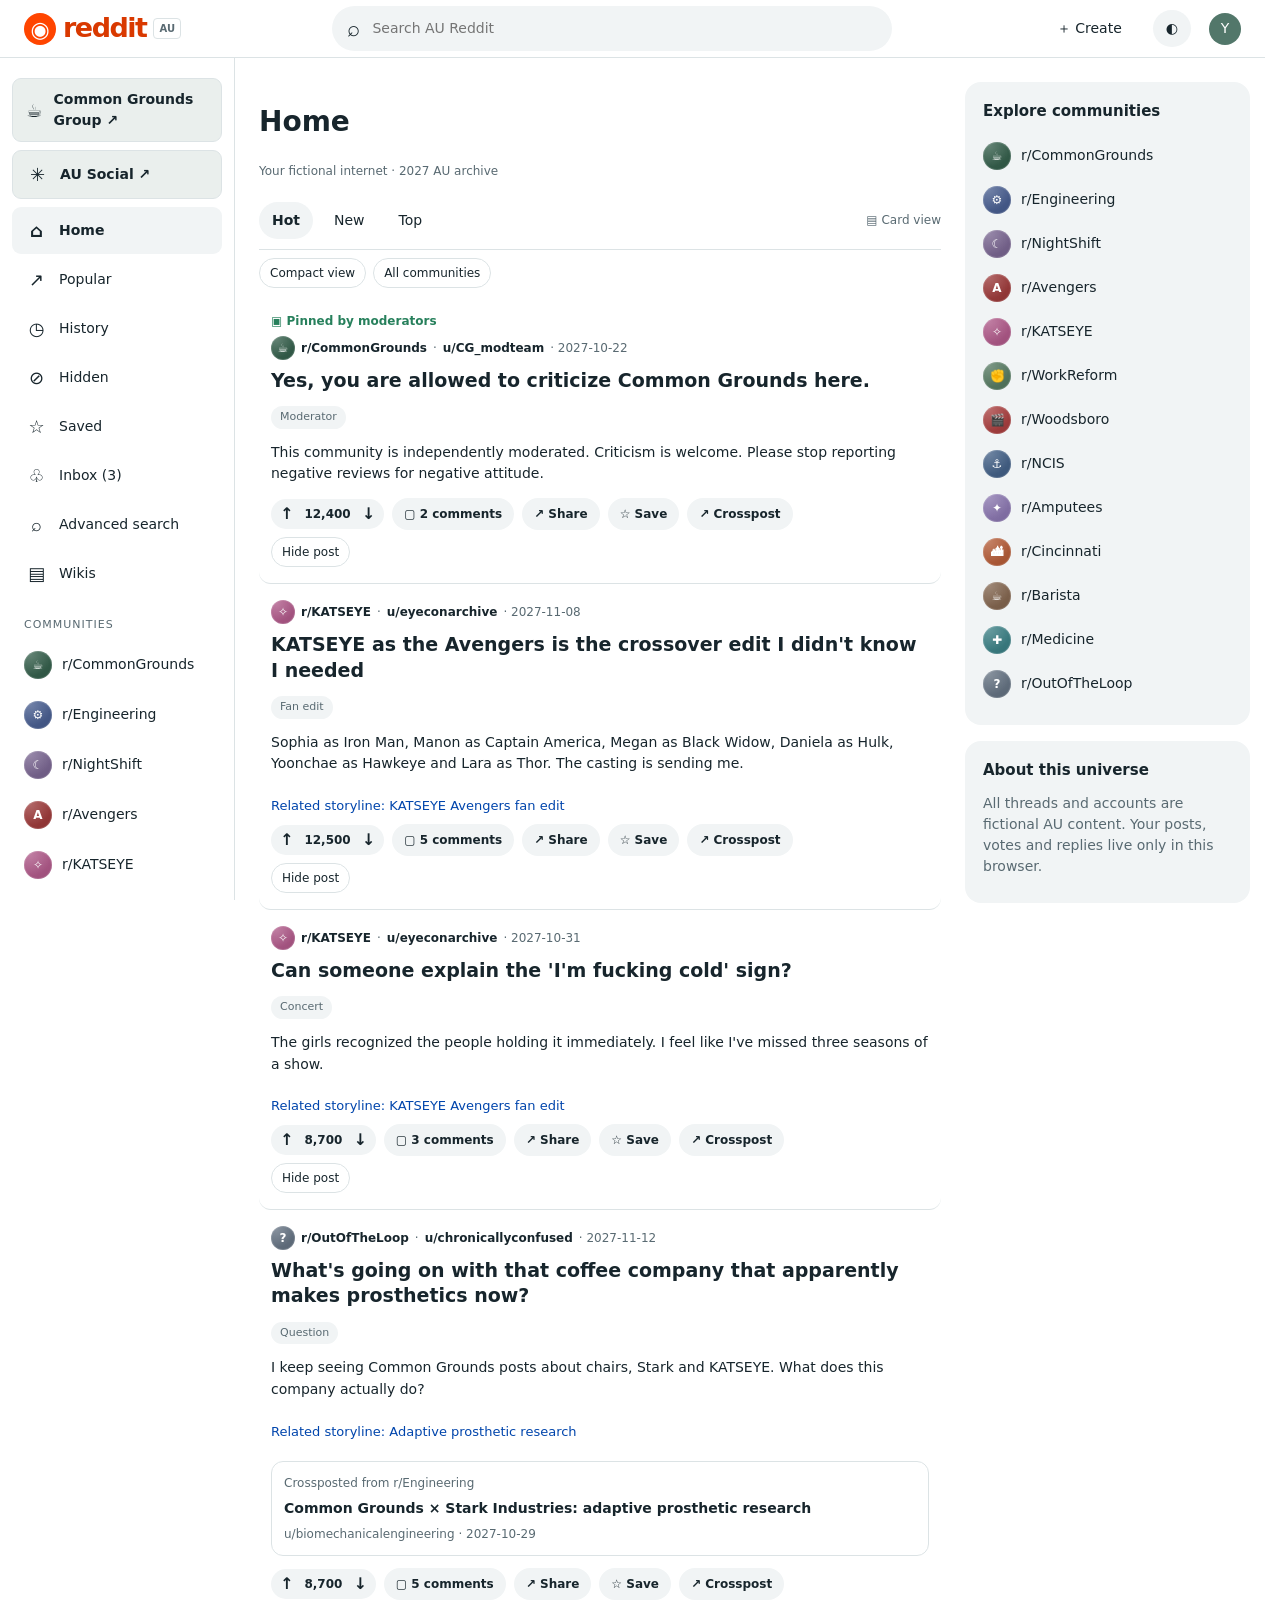
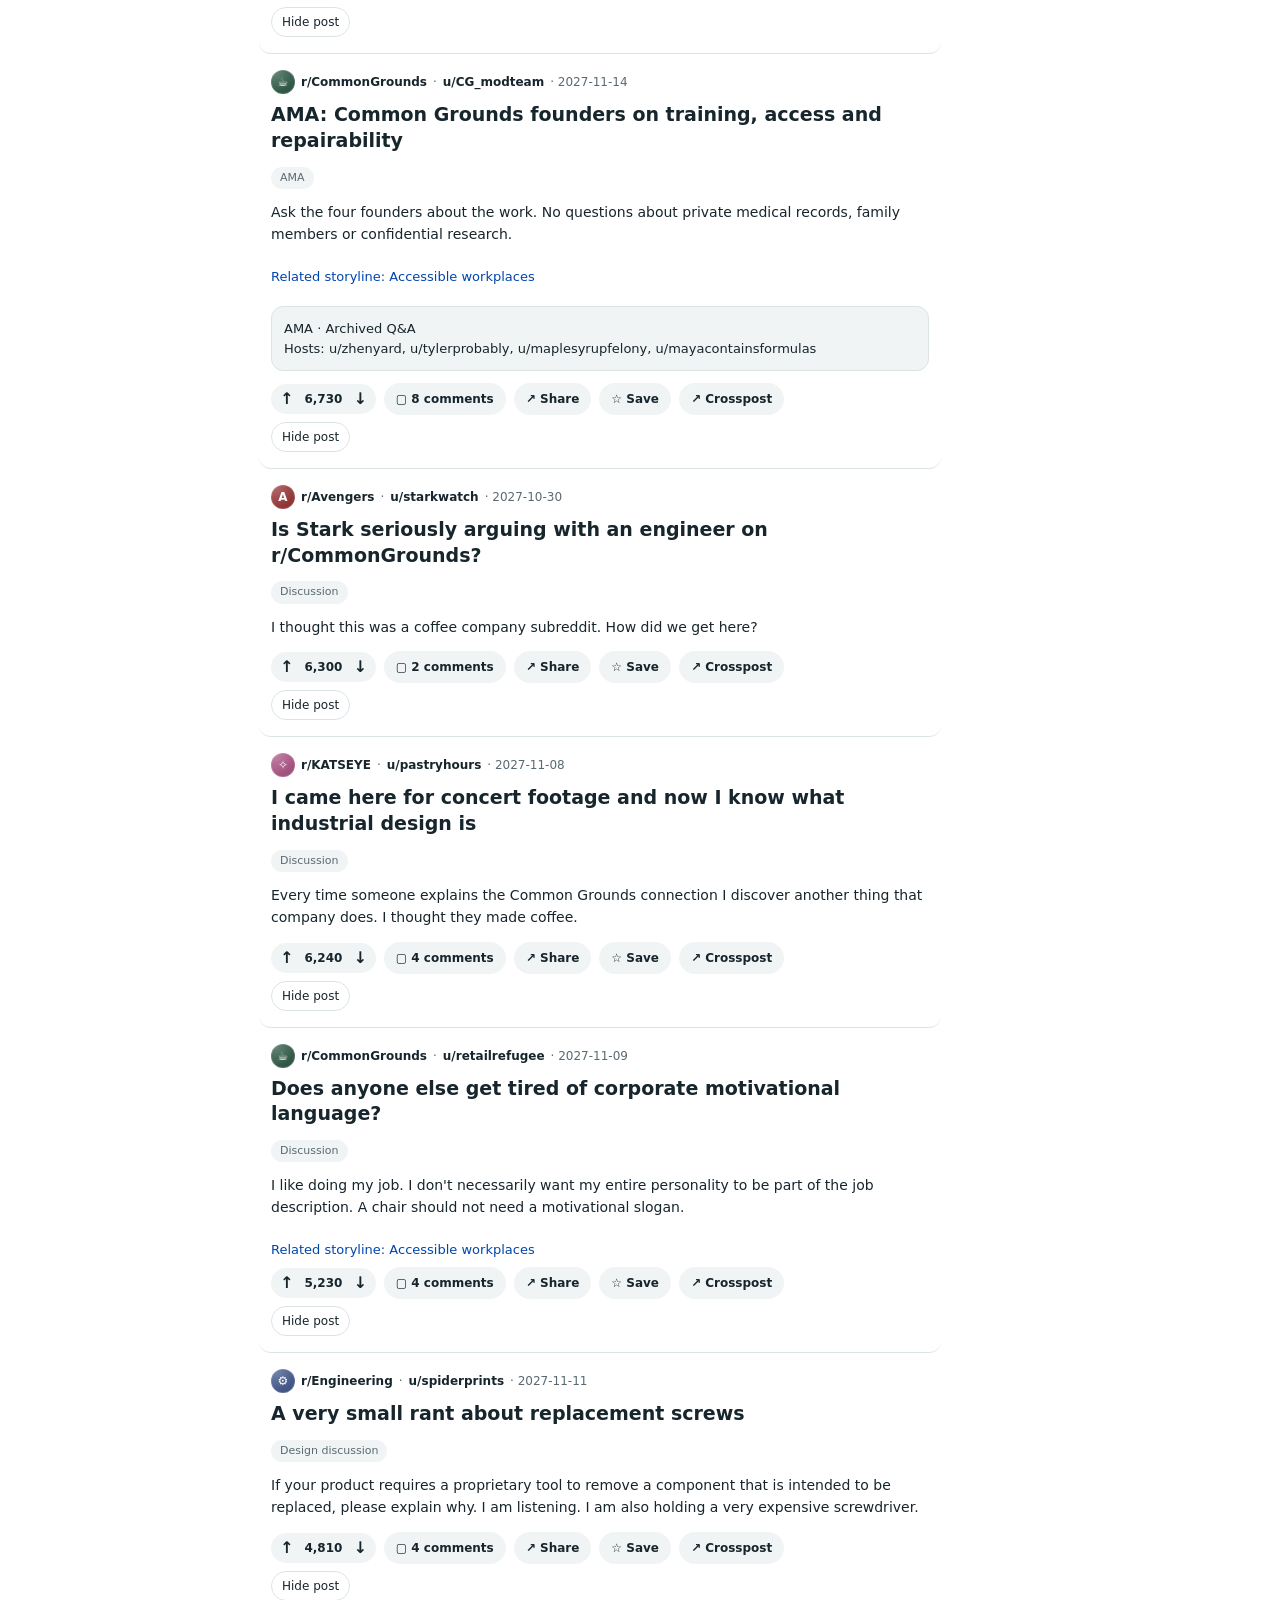
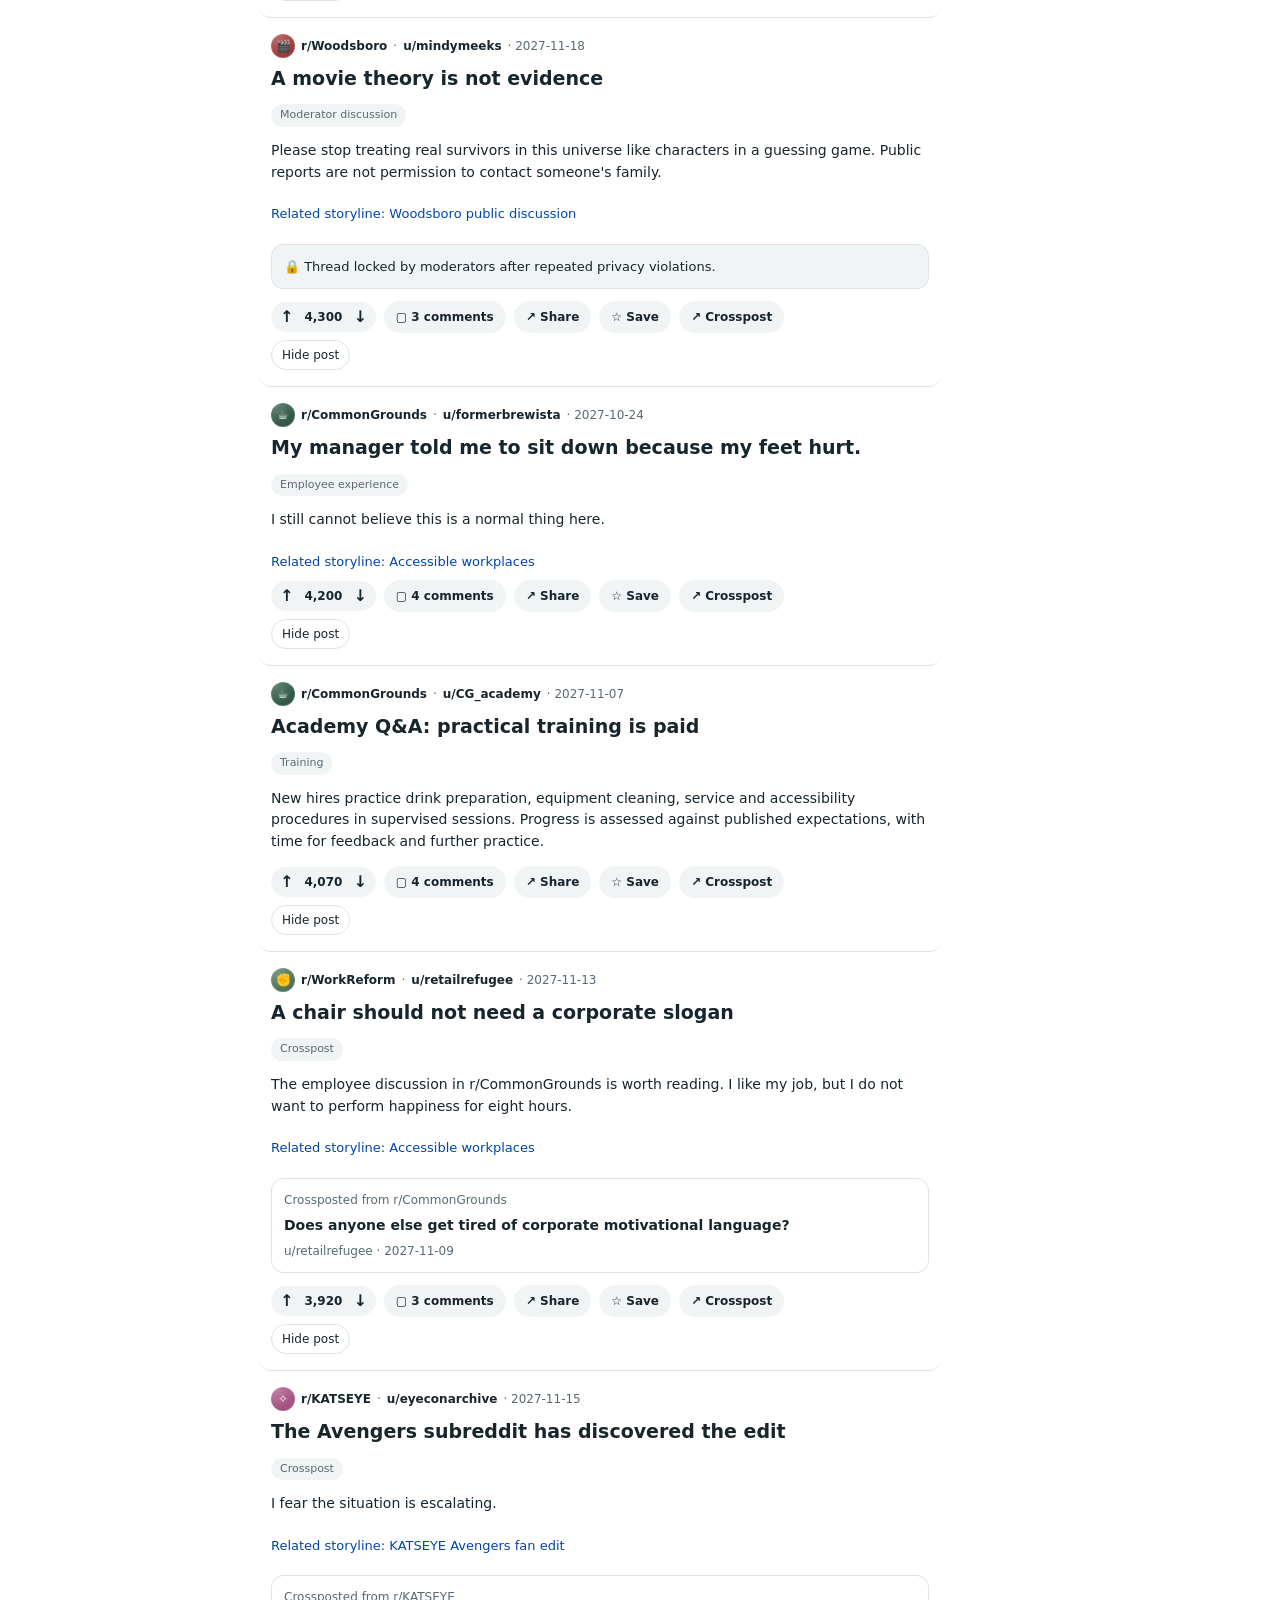
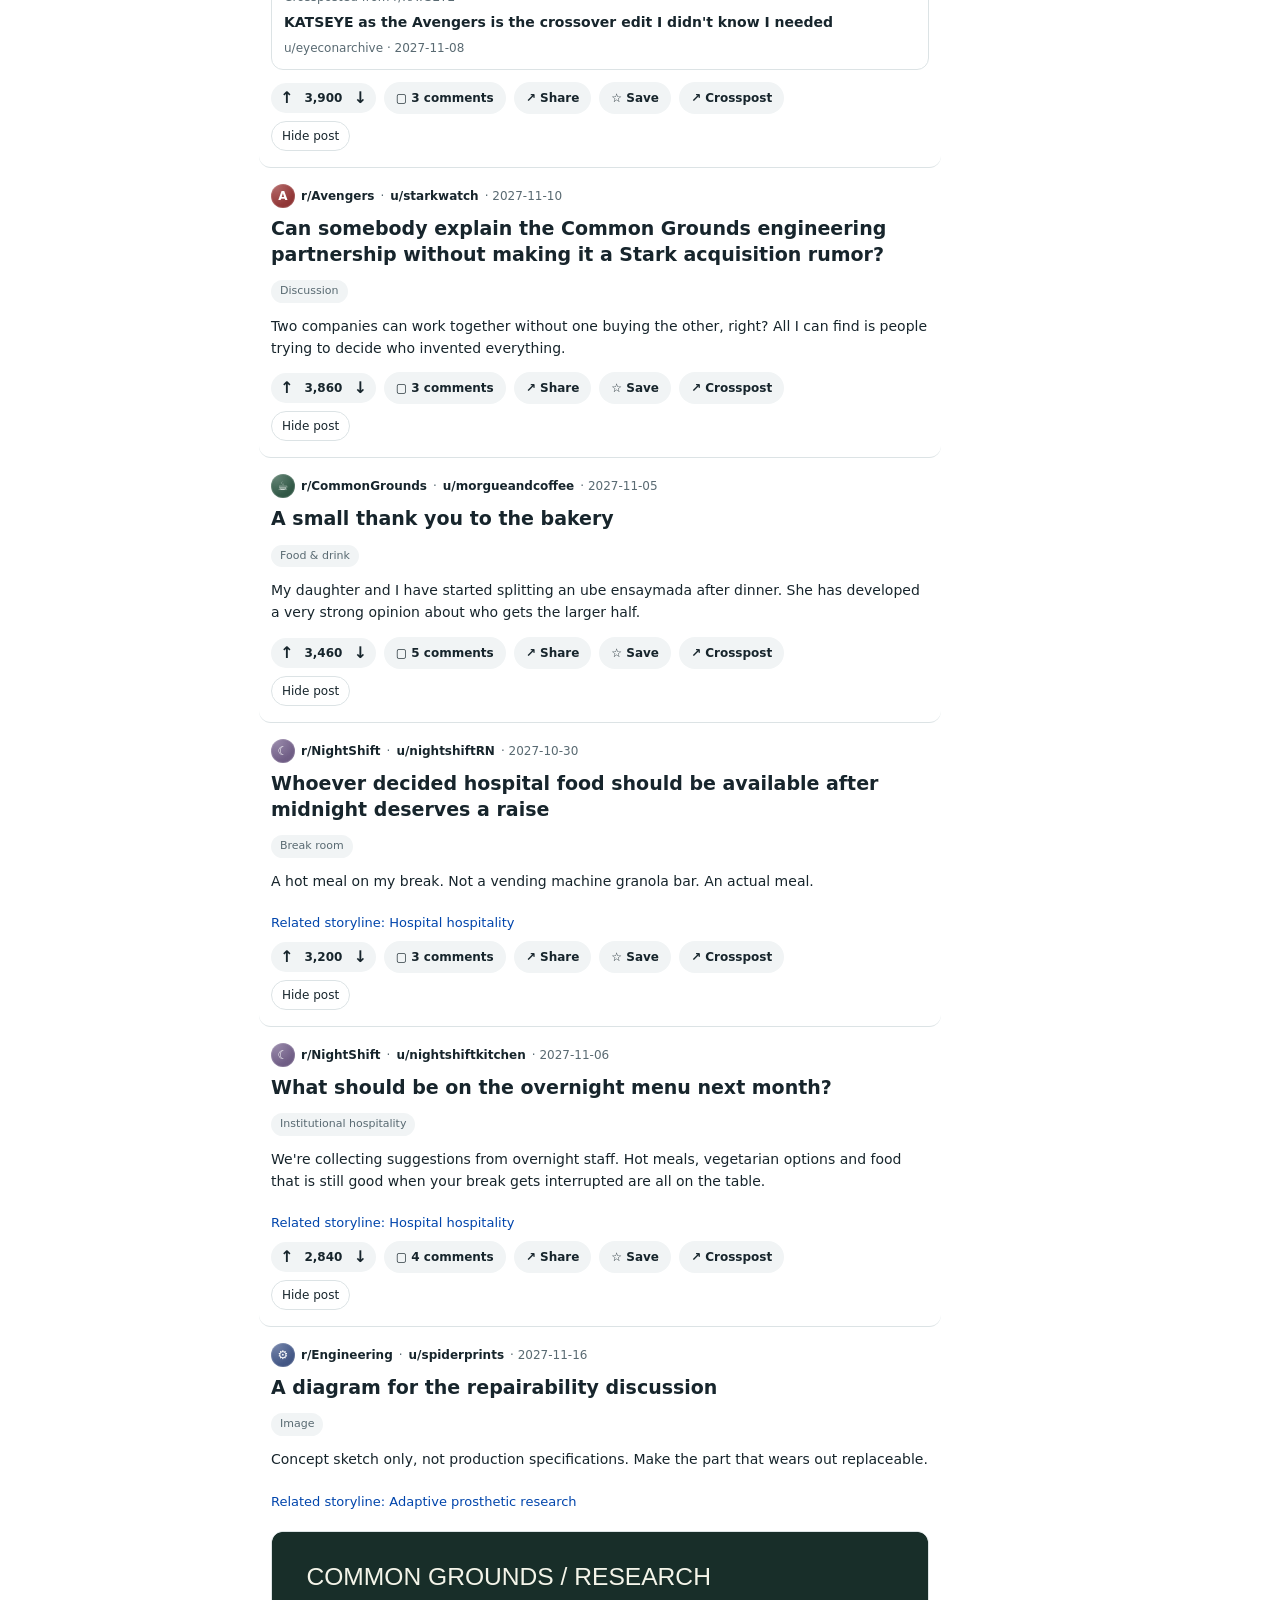
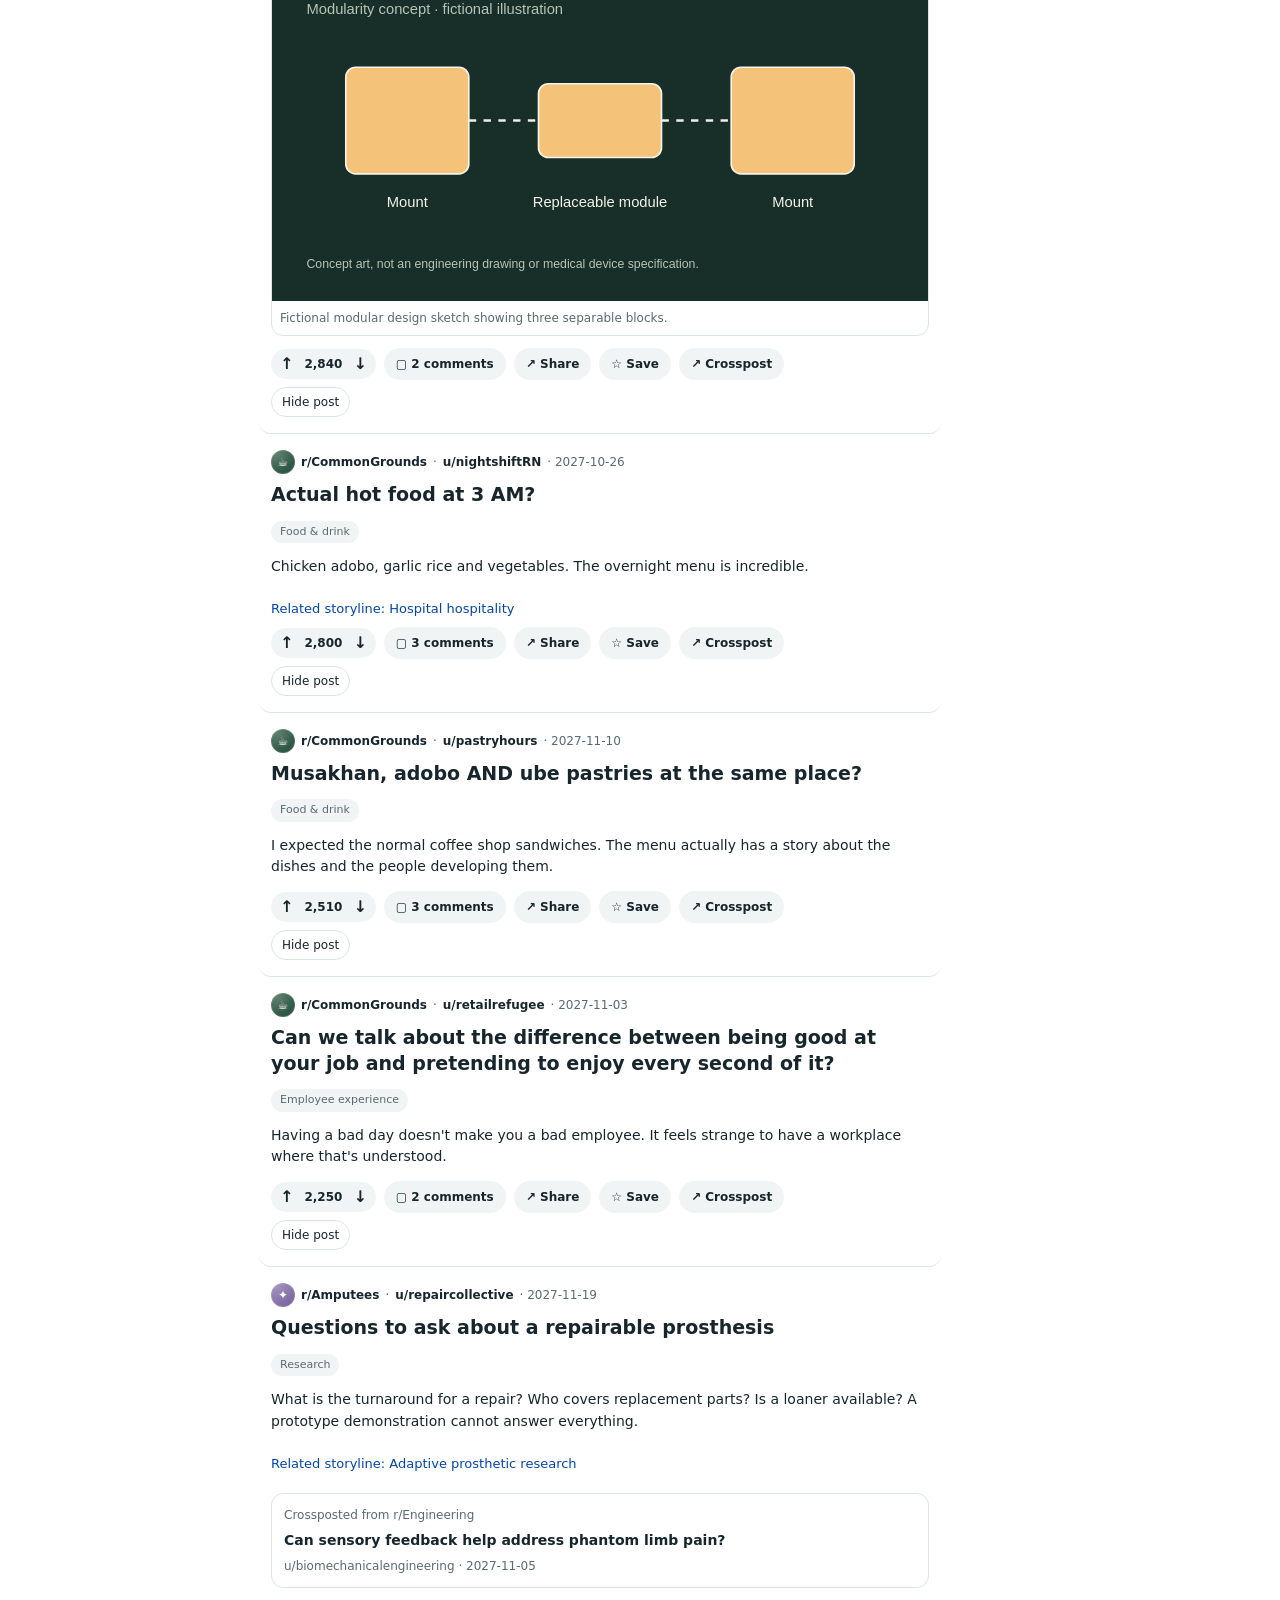
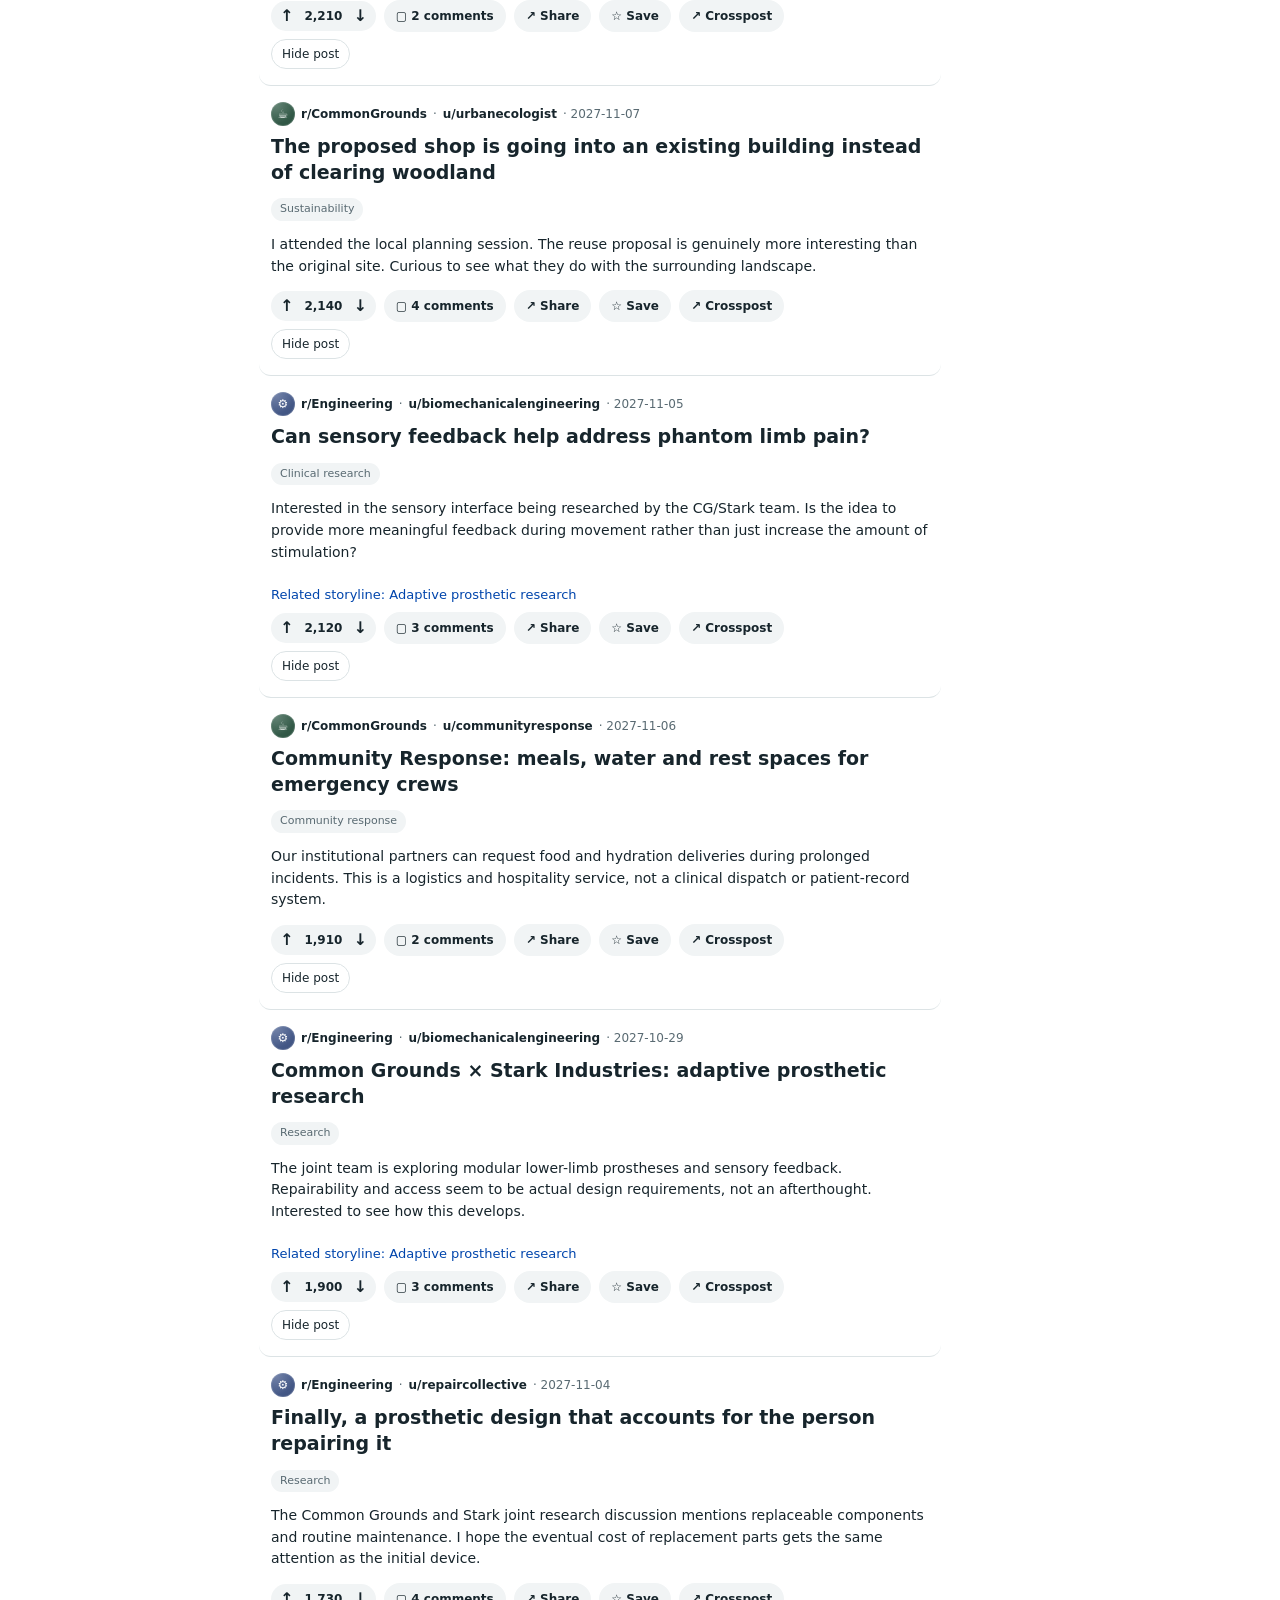
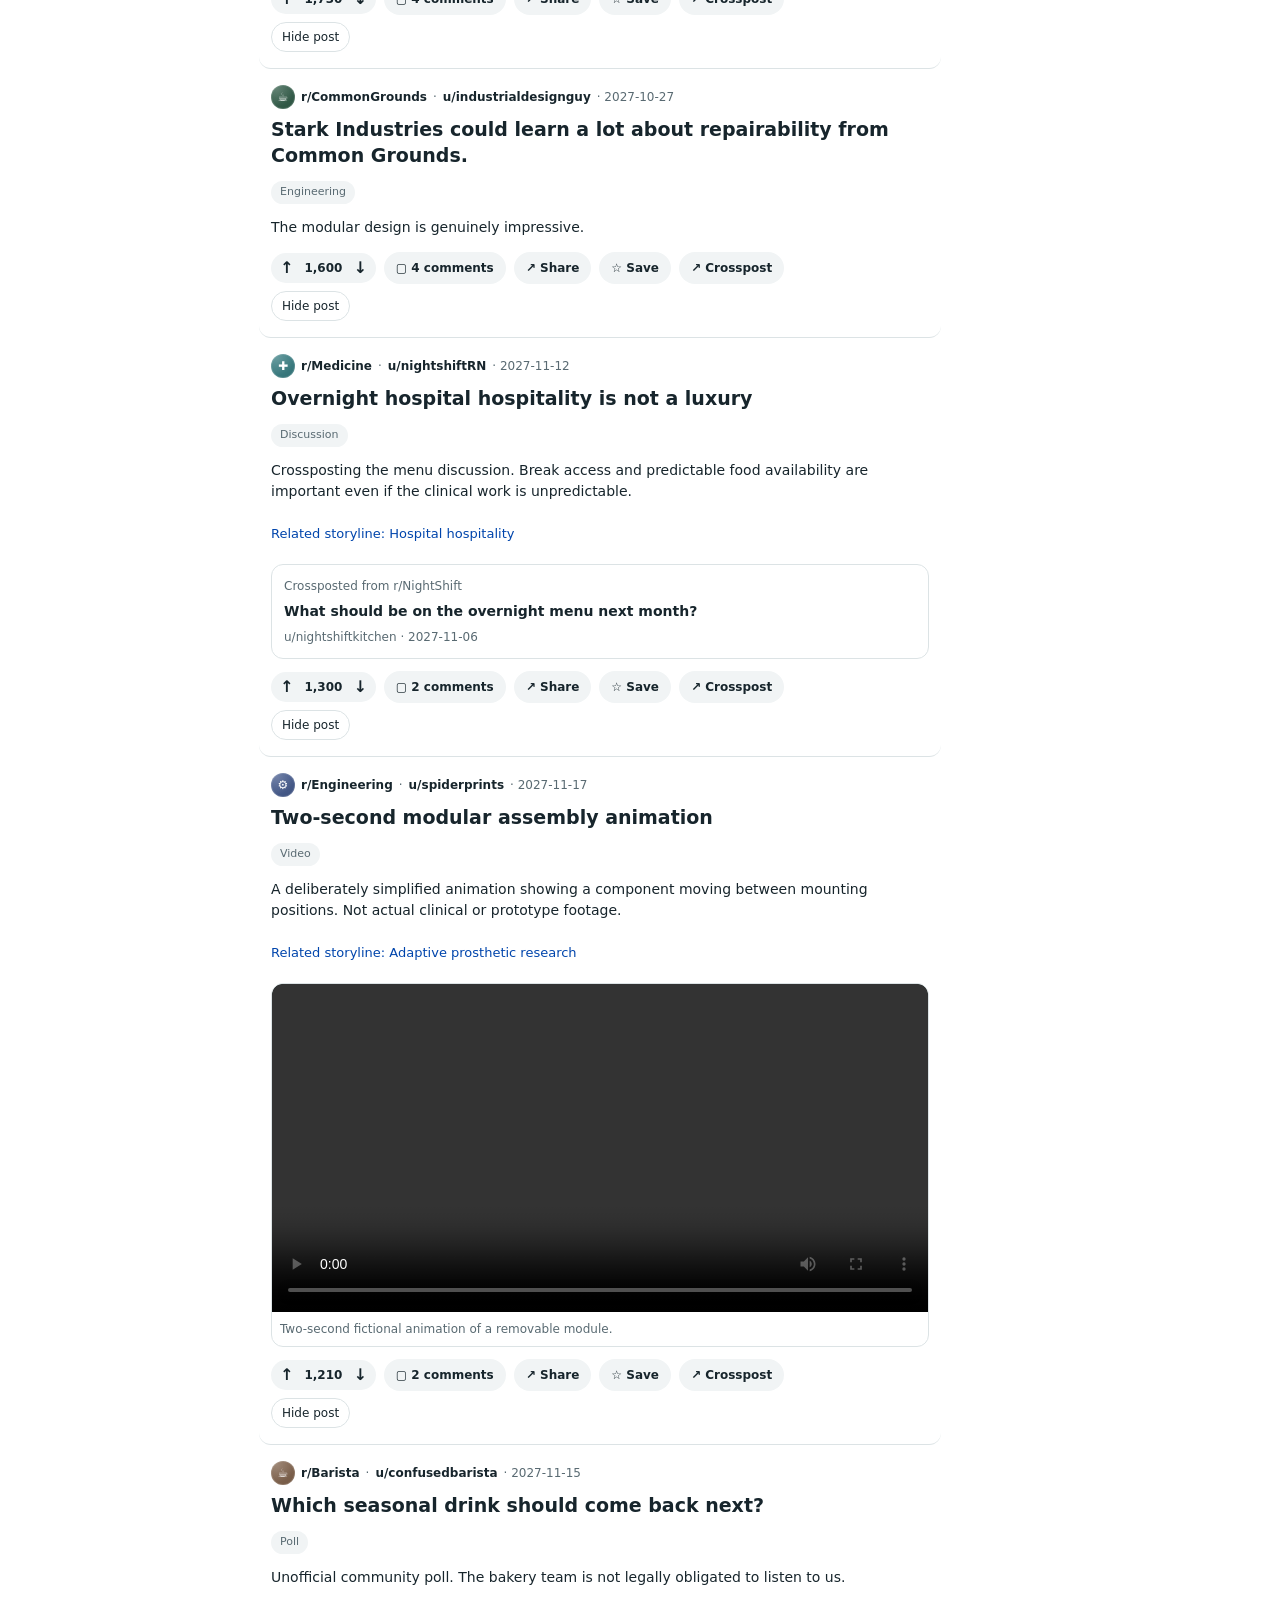
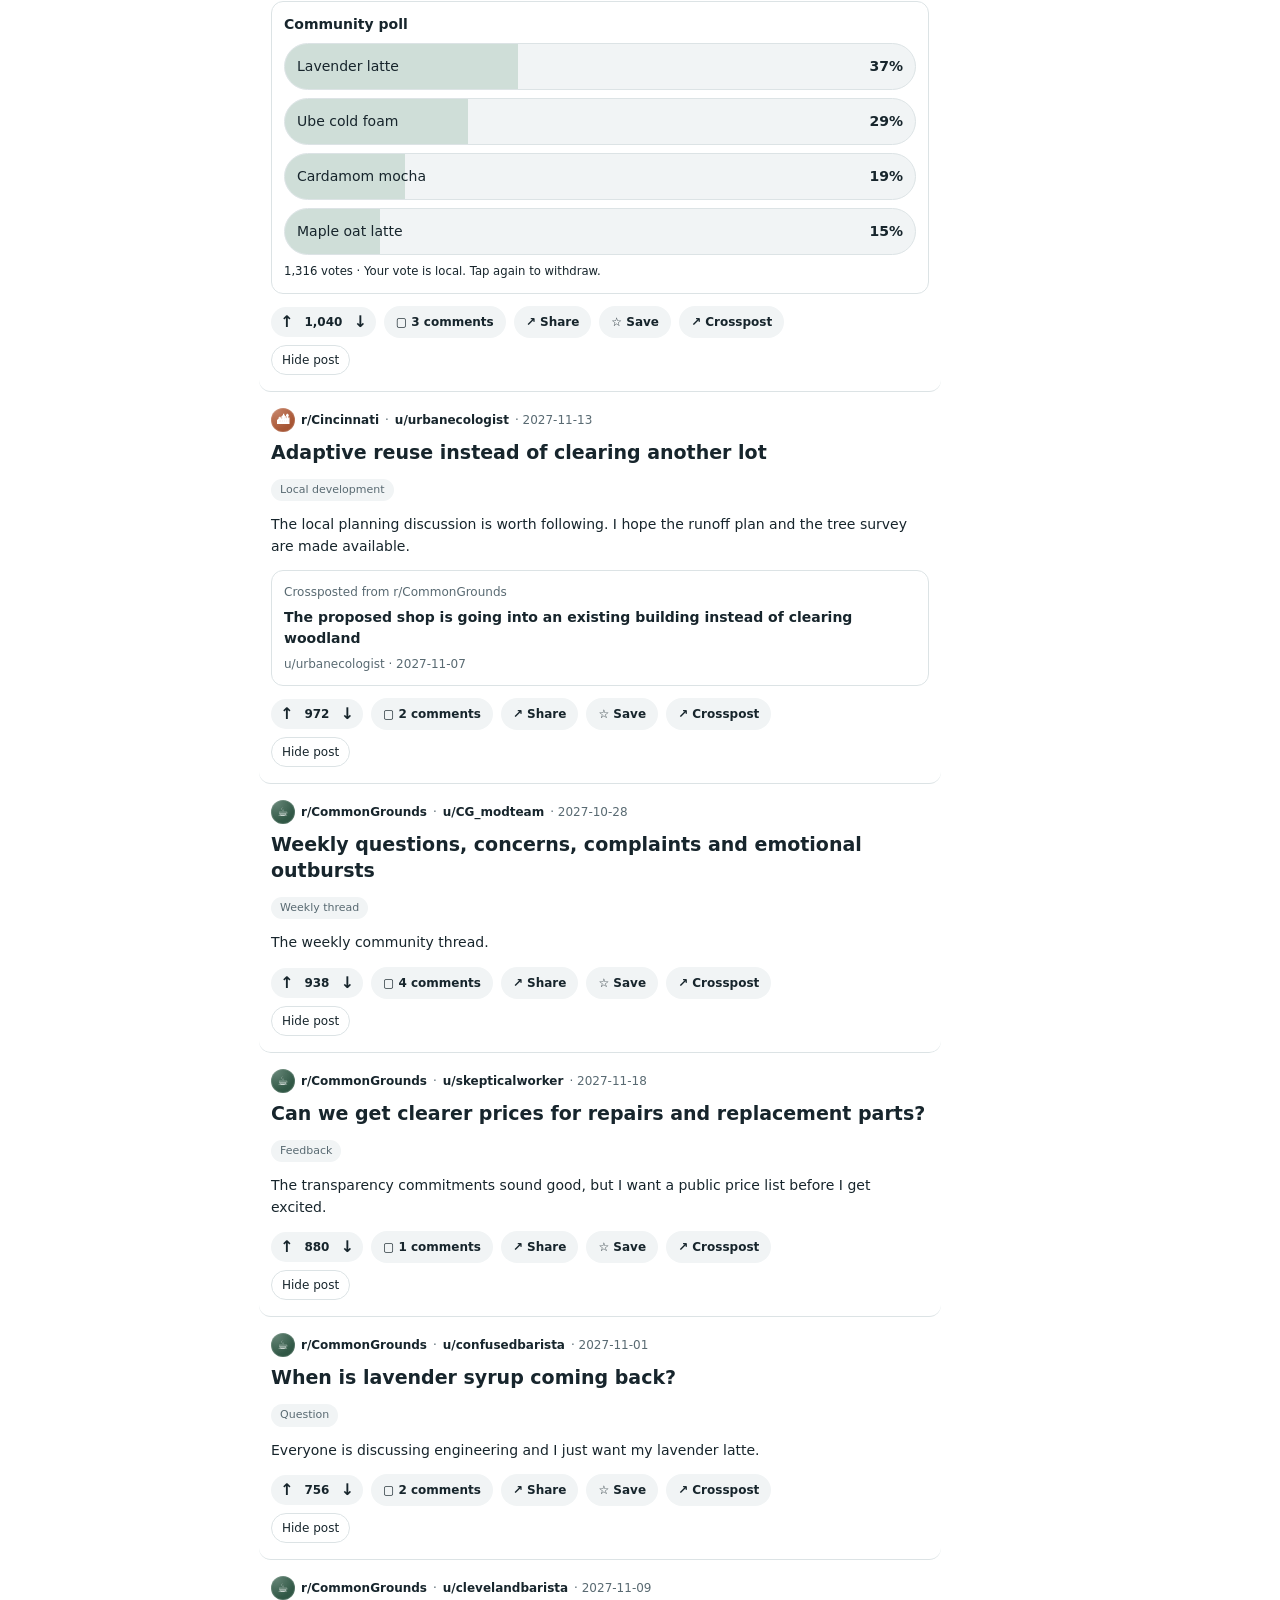
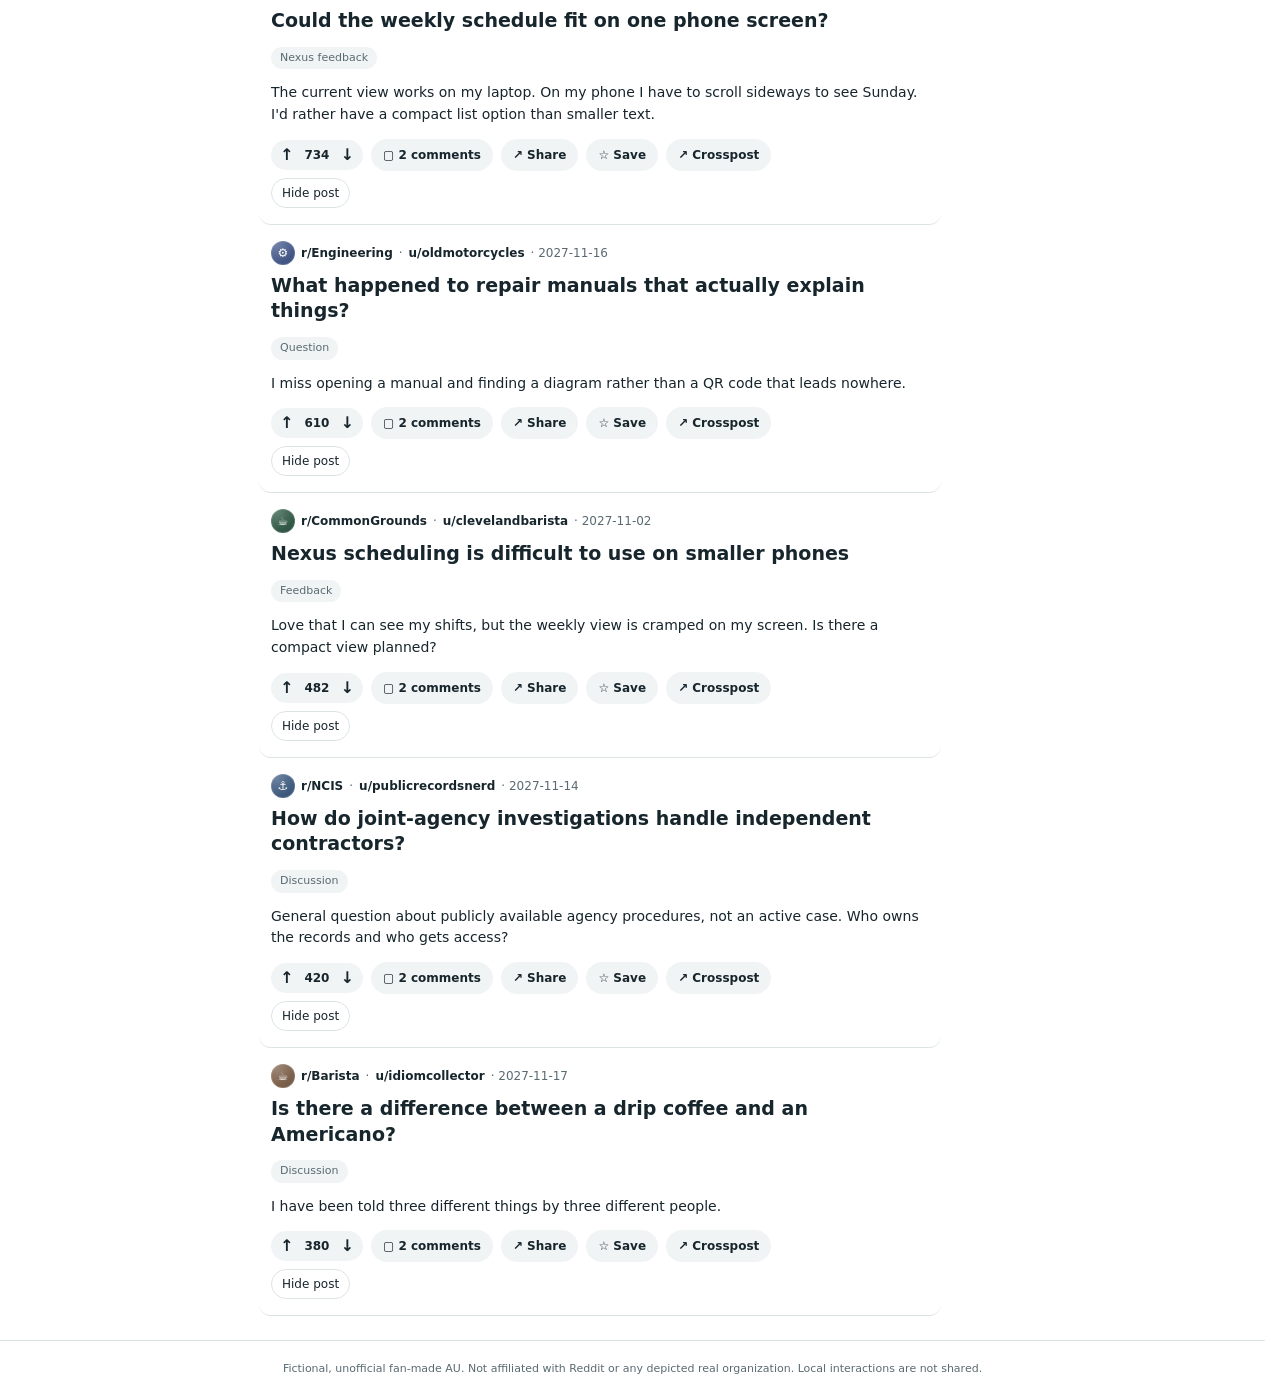
<file: index.html>
<!doctype html>
<html lang="en"><head><meta charset="utf-8"><meta name="viewport" content="width=device-width, initial-scale=1"><meta name="robots" content="noindex"><title>AU Reddit | Fictional internet</title><link rel="stylesheet" href="reddit.css"></head>
<body><header><a class="brand" href="#home"><span class="brandmark">◉</span> reddit<span class="au">AU</span></a><form id="searchform"><span>⌕</span><input id="search" aria-label="Search fictional Reddit" placeholder="Search AU Reddit" autocomplete="off"></form><button id="create" class="create">＋ <span>Create</span></button><button id="theme" aria-label="Toggle theme">◐</button><a class="me" href="#u/you" title="Your local profile">Y</a></header>
<div class="layout"><nav id="nav" aria-label="Navigation"></nav><main id="view" tabindex="-1"></main><aside id="side"></aside></div><footer>Fictional, unofficial fan-made AU. Not affiliated with Reddit or any depicted real organization. Local interactions are not shared.</footer><div id="toast" role="status" aria-live="polite"></div><script src="data.js"></script><script src="features-data.js"></script><script src="reddit.js"></script></body></html>
</file>
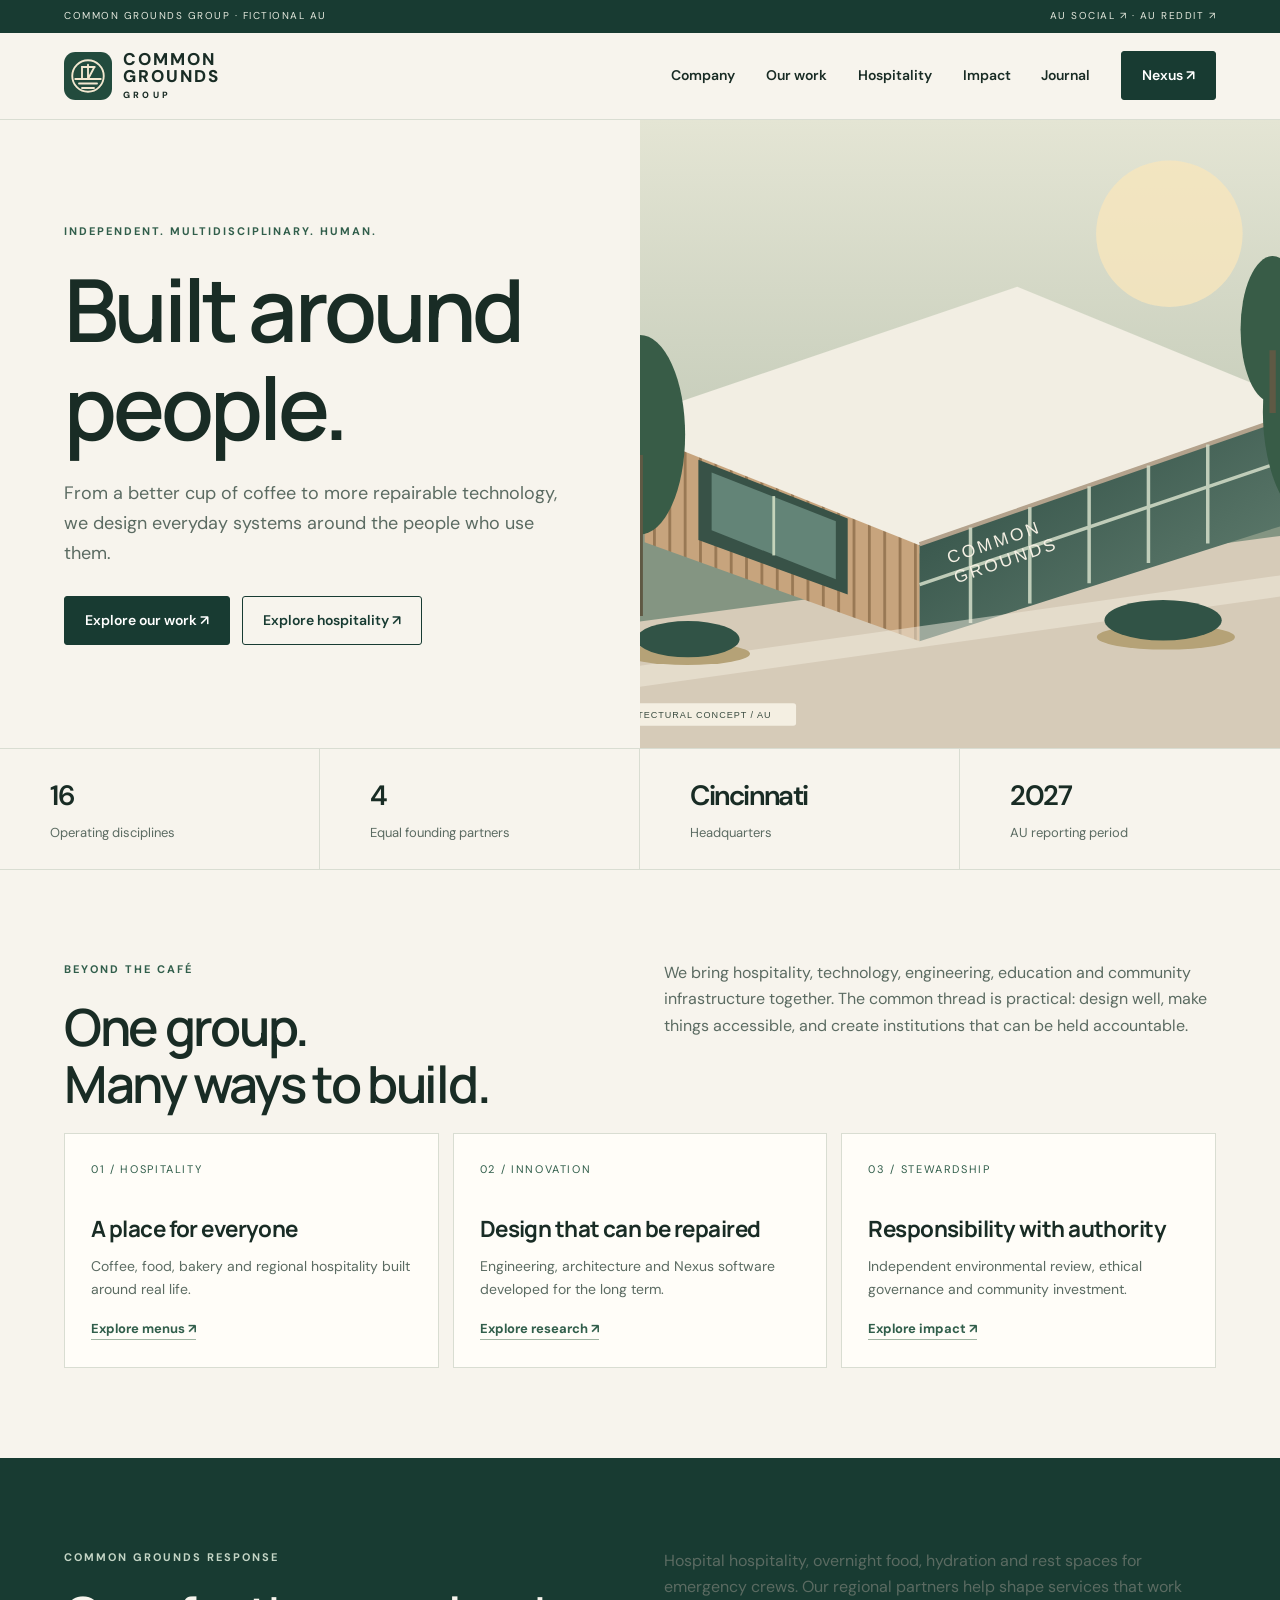
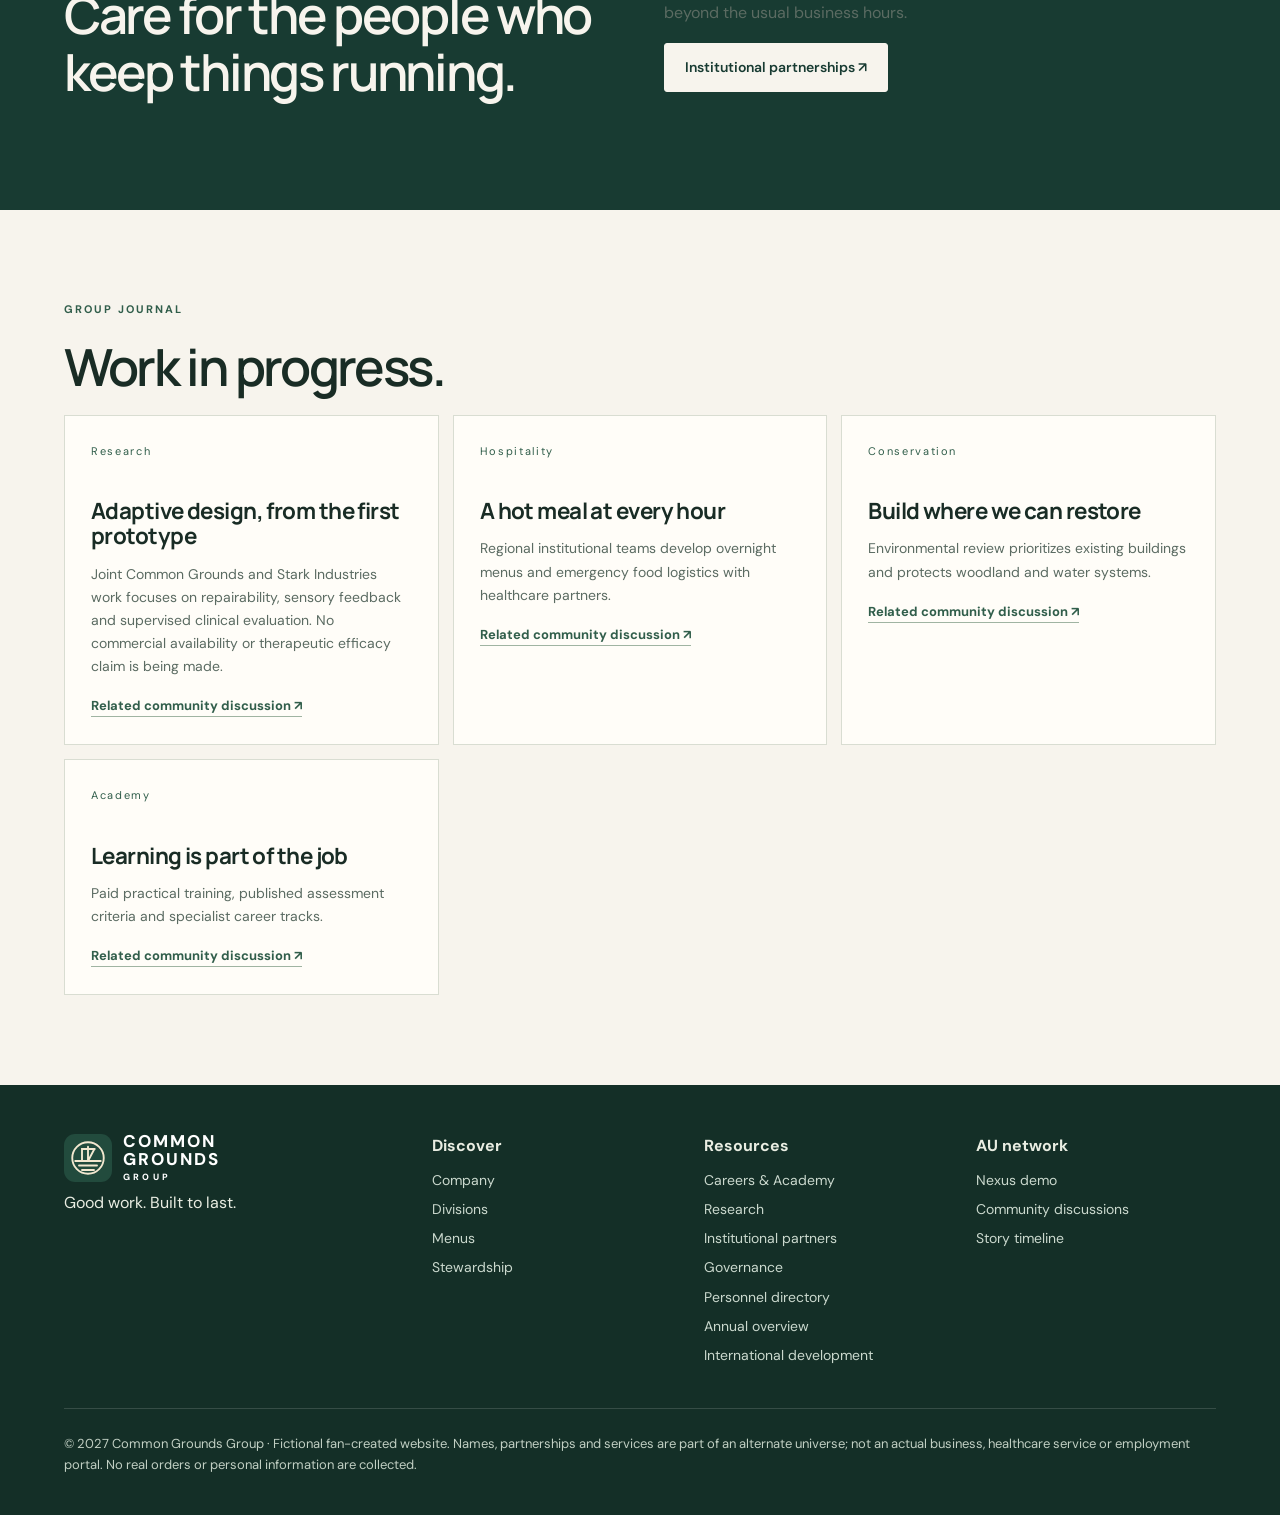
<file: common-grounds/index.html>
<!doctype html><html lang="en"><head><meta charset="utf-8"><meta name="viewport" content="width=device-width,initial-scale=1"><meta name="robots" content="noindex"><meta name="theme-color" content="#183b32"><title>Common Grounds | Built around people</title><link rel="stylesheet" href="site.css"><link rel="icon" href="mark.svg" type="image/svg+xml"></head><body><a class="skip" href="#main">Skip to content</a><div class="utility"><span>COMMON GROUNDS GROUP · FICTIONAL AU</span><span><a href="../social/">AU Social ↗</a> · <a href="../#home">AU Reddit ↗</a></span></div><header><a class="wordmark" href="#home"><img src="mark.svg" alt=""><span>COMMON<br>GROUNDS<small>GROUP</small></span></a><button id="navToggle" aria-expanded="false" aria-controls="nav">Menu <span>☰</span></button><nav id="nav"><a href="#about">Company</a><a href="#divisions">Our work</a><a href="#hospitality">Hospitality</a><a href="#impact">Impact</a><a href="#news">Journal</a><a class="navcta" href="#nexus">Nexus ↗</a></nav></header><main id="main" tabindex="-1"></main><footer><div class="footer-grid"><div><a class="wordmark" href="#home"><img src="mark.svg" alt=""><span>COMMON<br>GROUNDS<small>GROUP</small></span></a><p>Good work. Built to last.</p></div><div><b>Discover</b><a href="#about">Company</a><a href="#divisions">Divisions</a><a href="#hospitality">Menus</a><a href="#impact">Stewardship</a></div><div><b>Resources</b><a href="#careers">Careers & Academy</a><a href="#research">Research</a><a href="#partners">Institutional partners</a><a href="#governance">Governance</a><a href="#directory">Personnel directory</a><a href="#annual">Annual overview</a><a href="#international">International development</a></div><div><b>AU network</b><a href="#nexus">Nexus demo</a><a href="../#r/CommonGrounds">Community discussions</a><a href="../#timeline">Story timeline</a></div></div><p class="fine">© 2027 Common Grounds Group · Fictional fan-created website. Names, partnerships and services are part of an alternate universe; not an actual business, healthcare service or employment portal. No real orders or personal information are collected.</p></footer><script src="data.js"></script><script src="site.js"></script></body></html>
</file>
<file: reddit.css>
*{box-sizing:border-box}html{scrollbar-gutter:stable}body{margin:0;color:#17252c;background:#fff;font:14px/1.5 system-ui,-apple-system,BlinkMacSystemFont,"Segoe UI",sans-serif;--bg:#fff;--ink:#17252c;--sub:#596a72;--line:#dce3e5;--soft:#f1f4f5;--hover:#e8edef;--accent:#d93900;--blue:#0045ac}body.dark{color:#e7edef;background:#101416;--bg:#101416;--ink:#e7edef;--sub:#a4b2b9;--line:#343e43;--soft:#20282c;--hover:#303b40;--blue:#78b5ff;--accent:#ff632a}a{color:inherit;text-decoration:none}button,input,textarea,select{font:inherit;color:inherit}button{border:0;cursor:pointer;background:var(--soft);padding:8px 13px;border-radius:24px}button:hover,a.navlink:hover,.post:hover{background:var(--hover)}a:focus-visible,button:focus-visible,input:focus-visible,textarea:focus-visible{outline:2px solid #e64a19;outline-offset:2px}header{height:58px;position:sticky;top:0;z-index:5;display:flex;align-items:center;gap:18px;padding:0 24px;background:var(--bg);border-bottom:1px solid var(--line)}.brand{font-weight:850;letter-spacing:-1.5px;font-size:27px;color:var(--accent);display:flex;align-items:center;gap:7px}.brandmark{display:grid;place-items:center;background:#ff4500;color:white;width:32px;height:32px;border-radius:50%;font-size:22px;letter-spacing:0}.au{font-size:10px;letter-spacing:0;border:1px solid var(--line);border-radius:4px;padding:2px 5px;color:var(--sub)}#searchform{display:flex;align-items:center;background:var(--soft);border-radius:30px;padding:0 15px;max-width:560px;flex:1;margin:auto}#searchform input{background:transparent;border:0;outline:none;padding:12px;width:100%;min-width:0}#searchform span{font-size:22px}.create{white-space:nowrap;background:transparent}.me{display:grid;place-items:center;background:#52776a;color:white;width:32px;height:32px;border-radius:50%;flex-shrink:0}.layout{display:grid;grid-template-columns:235px minmax(0,780px) 300px;gap:24px;max-width:1420px;margin:auto;min-height:calc(100vh - 110px)}nav{padding:18px 12px;border-right:1px solid var(--line);position:sticky;top:58px;height:calc(100vh - 58px);overflow:auto}.navlink{display:flex;gap:10px;align-items:center;border-radius:9px;padding:10px 12px;margin:2px 0}.selected{background:var(--soft);font-weight:650}.navlabel{font-size:11px;letter-spacing:1px;color:var(--sub);margin:20px 12px 7px}.navicon{width:25px;text-align:center;font-size:18px}.navlink .avatar{width:28px;height:28px}main{padding:24px 0;min-width:0}aside{padding:24px 15px 24px 0;min-width:0}.panel{background:var(--soft);padding:18px;border-radius:16px;margin-bottom:16px}.panel h2{font-size:15px;margin:0 0 12px}.panel p{margin:8px 0;color:var(--sub)}.stats{display:flex;gap:28px;margin-top:18px}.stats b{display:block;font-size:17px}.stats small{color:var(--sub)}.panel hr{border:0;border-top:1px solid var(--line);margin:18px 0}.panel ol{padding-left:20px;line-height:2}.panel .navlink{padding:7px 0}.banner{height:116px;border-radius:12px;background:var(--community);display:flex;align-items:center;padding:24px;color:white;font-size:32px;letter-spacing:-1px;font-weight:800;position:relative;overflow:hidden}.banner:after{content:"";position:absolute;width:240px;height:240px;border:36px solid #ffffff20;border-radius:50%;right:-50px;top:-78px}.community{display:flex;align-items:center;gap:12px;margin:14px 0 8px}.community h1{font-size:27px;margin:0;overflow-wrap:anywhere}.community .avatar{width:58px;height:58px;font-size:28px;border:3px solid var(--bg)}.community .join{margin-left:auto;background:var(--blue);color:var(--bg);font-weight:700}.community .joined{border:1px solid var(--line);background:transparent;color:var(--ink)}.toolbar{display:flex;align-items:center;gap:8px;padding:10px 0;border-bottom:1px solid var(--line);margin-bottom:3px}.toolbar button{background:transparent}.toolbar button.selected{background:var(--soft)}.toolbar .hint{margin-left:auto;color:var(--sub);font-size:12px}.post{padding:16px 12px;border-bottom:1px solid var(--line);border-radius:12px;transition:background .1s}.post.detail:hover{background:none}.meta{display:flex;align-items:center;gap:6px;flex-wrap:wrap;color:var(--sub);font-size:12px}.meta a{font-weight:650;color:var(--ink)}.meta a:hover,.username:hover{text-decoration:underline}.avatar{display:inline-grid;place-items:center;flex-shrink:0;border-radius:50%;width:24px;height:24px;color:white;background:var(--avatar,#52776a);font-size:12px;font-weight:700}.flair{display:inline-block;background:var(--soft);color:var(--sub);border-radius:20px;font-size:11px;padding:3px 9px;margin:5px 0}.post h2,.post h1{font-size:19px;line-height:1.35;margin:8px 0;overflow-wrap:anywhere}.post h1{font-size:26px}.post p{margin:8px 0 13px;line-height:1.55;white-space:pre-wrap;overflow-wrap:anywhere}.actions{display:flex;align-items:center;gap:8px;flex-wrap:wrap}.actions button,.actions a{background:var(--soft);border-radius:25px;padding:7px 12px;font-size:12px;font-weight:650}.vote{display:inline-flex;align-items:center;border-radius:25px;background:var(--soft);font-size:12px;gap:2px}.vote button{background:transparent;padding:7px 9px;font-size:16px;line-height:1}.vote.up{background:#d93900;color:white}.vote.down{background:#6a58cf;color:white}.vote button[aria-pressed=true]{font-weight:900}.actions a:hover,.actions button:hover{filter:brightness(.93)}.pin{color:#27805c;font-size:12px;font-weight:700;margin-bottom:6px}.back{display:inline-block;background:var(--soft);padding:8px 13px;border-radius:30px;margin-bottom:10px}.comment{border-left:1px solid var(--line);margin:12px 0 12px 12px;padding-left:14px;min-width:0}.comment .meta{gap:6px}.comment p{white-space:pre-wrap;overflow-wrap:anywhere;margin:7px 0 8px}.comment .actions{gap:4px}.comment .actions button{padding:5px 8px;background:transparent}.comment .vote{background:transparent}.comment .vote.up{color:var(--accent)}.comment .vote.down{color:#8271e8}.collapse{padding:0 5px;background:transparent;font-size:16px}.commentform, .composer{padding:14px 0}.commentform textarea,.composer textarea,.composer input,.composer select{background:var(--bg);border:1px solid var(--line);width:100%;border-radius:12px;padding:12px;resize:vertical;display:block;margin:6px 0 12px}.submit{background:var(--blue);color:var(--bg);font-weight:700}.empty{padding:35px 15px;text-align:center;color:var(--sub)}.profilehead{padding:20px 10px;border-bottom:1px solid var(--line)}.profilehead .avatar{width:64px;height:64px;font-size:30px}.profilehead h1{margin:10px 0}.muted{color:var(--sub);font-size:12px}.profilecomment{padding:15px;border-bottom:1px solid var(--line)}footer{font-size:11px;color:var(--sub);padding:20px;text-align:center;border-top:1px solid var(--line)}#toast{position:fixed;bottom:18px;left:50%;transform:translateX(-50%);background:#263238;color:white;padding:10px 18px;border-radius:24px;z-index:10;display:none;max-width:90vw}#toast.show{display:block}@media(max-width:1100px){.layout{grid-template-columns:190px minmax(0,1fr) 250px;gap:16px}}@media(max-width:880px){.layout{grid-template-columns:165px minmax(0,1fr)}aside{display:none}main{padding-right:18px}}@media(max-width:620px){header{padding:0 10px;gap:8px;height:55px}.brand{font-size:22px}.brandmark{width:27px;height:27px}.au,.create span{display:none}#searchform{padding:0 8px}#searchform input{padding:10px 5px;font-size:13px}header button{padding:8px}.layout{display:block}nav{position:sticky;top:55px;z-index:4;height:auto;display:flex;overflow-x:auto;gap:3px;padding:6px;background:var(--bg);border-bottom:1px solid var(--line);border-right:0}.navlabel{display:none}.navlink{white-space:nowrap;padding:7px 10px;font-size:12px}.navicon{font-size:14px;width:auto}.navlink .avatar{width:20px;height:20px}main{padding:12px 10px}.banner{height:86px;font-size:25px}.community h1{font-size:21px}.community .avatar{width:43px;height:43px;font-size:20px}.post{padding:14px 6px}.post h2{font-size:18px}.post h1{font-size:22px}.comment{margin-left:5px;padding-left:8px}.toolbar .hint{display:none}.comment .comment .comment .comment{margin-left:0;padding-left:5px}}
/* Feature expansion */
.featurelink{display:inline-block;font-size:13px;margin:8px 5px 8px 0;color:var(--blue)}.crosscard,.modnote,.pollbox{border:1px solid var(--line);border-radius:12px;padding:12px;margin:12px 0}.crosscard{display:grid;gap:6px}.modnote{font-size:13px;background:var(--soft,transparent)}.postmedia{margin:12px 0;border:1px solid var(--line);border-radius:12px;overflow:hidden}.postmedia img,.postmedia video{display:block;width:100%;max-height:440px;object-fit:contain;background:#182e29}.postmedia figcaption{padding:8px;font-size:12px;color:var(--sub)}.pollbox{display:grid;gap:8px}.pollchoice{position:relative;overflow:hidden;border:1px solid var(--line);display:flex;justify-content:space-between;gap:12px;text-align:left;width:100%;padding:12px}.pollchoice span:not(.pollbar),.pollchoice b{position:relative;z-index:1}.pollbar{position:absolute;inset:0 auto 0 0;background:#6a9d7f;opacity:.25}.pollchoice[aria-pressed=true]{outline:2px solid var(--blue)}.profilebanner{height:80px;border-radius:12px;margin-bottom:12px}.profilebio{white-space:pre-wrap}.searchgrid{display:grid;grid-template-columns:repeat(2,minmax(0,1fr));gap:10px;margin:16px 0}.searchgrid label,.composer label,#profileEdit label{display:grid;gap:5px;font-size:13px}.searchgrid input,.searchgrid select,#profileEdit input{width:100%;min-width:0;border:1px solid var(--line);border-radius:8px;padding:9px;background:var(--bg);color:inherit}.searchgrid a{align-self:center}.actions{flex-wrap:wrap}@media(max-width:620px){.searchgrid{grid-template-columns:1fr}.postmedia video{max-height:260px}}

/* Refinement: softer motion, locally generated default identity artwork and a cleaner feed. */
body{background:var(--bg);transition:background-color .22s,color .22s}header{backdrop-filter:blur(14px)}button,a.navlink{transition:background-color .16s,color .16s,box-shadow .16s,transform .16s}button:active{transform:scale(.97)}.post{transition:background-color .18s,border-color .18s;overflow-wrap:anywhere}.post:hover{background:color-mix(in srgb,var(--soft) 55%,var(--bg))}.post.detail:hover{background:transparent}.avatar{background-color:var(--avatar,#53786b);background-image:radial-gradient(circle at 24% 15%,#ffffff30 0%,transparent 65%),linear-gradient(145deg,#ffffff12,#0000001c);box-shadow:inset 0 0 0 1px #ffffff25}.profilebanner{background-image:url('media/default-banner.svg')!important;background-size:cover!important;background-position:center!important;height:112px}.banner{background-image:url('media/default-banner.svg');background-size:cover;background-position:center}.cg-link{border:1px solid var(--line);background:color-mix(in srgb,#315c48 10%,var(--bg));font-weight:650;margin-bottom:8px}.actions button,.actions a{white-space:nowrap}.route-in{animation:reddit-in .22s ease-out both}@keyframes reddit-in{from{opacity:.55;transform:translateY(4px)}to{opacity:1;transform:translateY(0)}}.commentform textarea:focus,.composer textarea:focus{box-shadow:0 0 0 3px color-mix(in srgb,var(--blue) 12%,transparent)}.pollbar{transition:width .26s ease}.postmedia img,.postmedia video{border-radius:10px 10px 0 0}.crosscard{transition:border-color .2s}.crosscard:hover{border-color:var(--sub)}@media(max-width:620px){header{gap:6px}.layout nav{scroll-snap-type:x proximity;scrollbar-width:none}.layout nav::-webkit-scrollbar{display:none}.layout nav .navlink{scroll-snap-align:start}.post{padding:16px 7px}.actions{gap:5px}.actions button,.actions a{font-size:12px;padding:6px 9px}.profilebanner{height:88px}.cg-link{margin-bottom:2px}}@media(prefers-reduced-motion:reduce){*,*::before,*::after{animation:none!important;transition:none!important;scroll-behavior:auto!important}}

.feed-controls{display:flex;gap:7px;margin:8px 0}.feed-controls button,.post-options button{font-size:12px;padding:5px 10px;background:transparent;border:1px solid var(--line)}.feed-controls button[aria-pressed=true]{background:var(--soft);font-weight:650}.post-options{margin-top:7px}.compact-feed .post:not(.detail)>p,.compact-feed .postmedia,.compact-feed .pollbox,.compact-feed .crosscard{display:none}.compact-feed .post{padding:10px 8px}.compact-feed .post h2{font-size:16px;margin:6px 0}.compact-feed .post .actions{padding:2px 0}
</file>
<file: common-grounds/site.css>
@import url('https://fonts.googleapis.com/css2?family=DM+Sans:wght@400;500;600;700&family=Manrope:wght@400;500;600;700;800&display=swap');
:root{--forest:#183b32;--leaf:#315e4b;--ivory:#f7f4ed;--paper:#fffdf8;--ink:#192c25;--muted:#5b6b62;--line:#d9ddd2;--gold:#c8a77a;--radius:4px}*{box-sizing:border-box}html{scroll-behavior:smooth}body{margin:0;background:var(--ivory);color:var(--ink);font:16px/1.65 'DM Sans',Arial,sans-serif}a{color:inherit;text-decoration:none}button,input,select{font:inherit;color:inherit}button,a{touch-action:manipulation}button{cursor:pointer}a:focus-visible,button:focus-visible,input:focus-visible{outline:3px solid #b48a4d;outline-offset:4px}h1,h2,h3,p{margin-top:0}h1,h2,h3{font-family:Manrope,'DM Sans',Arial,sans-serif;line-height:1.12;letter-spacing:-.045em}h1{font-size:clamp(2.8rem,6.8vw,6.4rem);font-weight:600;margin-bottom:24px}h2{font-size:clamp(2rem,4vw,3.4rem);font-weight:600;margin-bottom:20px}h3{font-size:1.4rem;letter-spacing:-.025em}p{max-width:70ch}.skip{position:absolute;left:-9999px}.skip:focus{left:10px;top:5px;z-index:99;background:white;padding:12px}.utility{padding:8px clamp(18px,5vw,76px);background:var(--forest);color:#e5e9de;font-size:10px;letter-spacing:1.5px;display:flex;justify-content:space-between;gap:16px}.utility a{text-transform:uppercase}header{position:sticky;top:0;z-index:8;background:rgba(247,244,237,.97);border-bottom:1px solid var(--line);display:flex;align-items:center;justify-content:space-between;gap:24px;padding:18px clamp(18px,5vw,76px);backdrop-filter:blur(12px)}.wordmark{display:inline-flex;align-items:center;gap:11px;font-size:17px;line-height:1.05;letter-spacing:.12em;font-weight:800}.wordmark img{width:48px;height:48px}.wordmark small{display:block;font-size:9px;letter-spacing:.36em;margin-top:5px}nav{display:flex;align-items:center;gap:clamp(15px,2.4vw,34px);font-size:14px;font-weight:600}nav a{padding:7px 0;transition:color .2s}nav a:hover,nav a[aria-current]{color:#50765e}nav .navcta,.btn{display:inline-flex;align-items:center;justify-content:center;gap:12px;background:var(--forest);color:#fff;padding:12px 20px;border:1px solid var(--forest);border-radius:3px;font-size:14px;font-weight:600;transition:background .2s,transform .2s}nav .navcta:hover,.btn:hover{background:#365f4b;color:#fff;transform:translateY(-1px)}.btn.outline{background:transparent;color:var(--forest)}.btn.outline:hover{background:#e2e7d9}.btn.light{background:var(--ivory);color:var(--forest);border-color:var(--ivory)}#navToggle{display:none;border:1px solid var(--line);background:transparent;padding:9px 12px;border-radius:3px}.wrap{max-width:1440px;margin:auto;padding:clamp(40px,7vw,100px) clamp(20px,5vw,76px)}.hero{display:grid;grid-template-columns:1fr 1fr;min-height:620px;max-width:1600px;margin:auto}.hero-copy{padding:clamp(40px,8vw,110px) clamp(24px,5vw,76px);align-self:center}.hero-copy p{color:var(--muted);font-size:18px;max-width:520px}.hero-art{min-height:420px;background:#aebcaa url('campus.svg') center/cover no-repeat;position:relative}.eyebrow{text-transform:uppercase;font-size:11px;letter-spacing:.18em;font-weight:700;color:var(--leaf);margin-bottom:20px}.dark{background:var(--forest);color:var(--ivory)}.dark .eyebrow,.dark .muted{color:#c4d5c6}.dark p{color:#e1e7dc}.buttons{display:flex;flex-wrap:wrap;gap:12px;margin-top:28px}.band{border-top:1px solid var(--line);border-bottom:1px solid var(--line);display:grid;grid-template-columns:repeat(4,1fr);max-width:1600px;margin:auto}.band div{padding:24px clamp(18px,4vw,50px);border-right:1px solid var(--line)}.band div:last-child{border:0}.band strong{display:block;font-size:28px;letter-spacing:-.05em;font-weight:600}.band span{font-size:13px;color:var(--muted)}.intro{display:grid;grid-template-columns:1fr 1fr;gap:48px;align-items:start}.intro p{color:var(--muted)}.grid{display:grid;grid-template-columns:repeat(3,minmax(0,1fr));gap:14px}.tile{background:var(--paper);border:1px solid var(--line);padding:26px;min-width:0;position:relative;transition:transform .22s,border-color .22s,box-shadow .22s}.tile:hover{transform:translateY(-3px);border-color:#8fa496;box-shadow:0 7px 24px #183b320a}.tile p{color:var(--muted);font-size:14px;margin-bottom:14px}.tile .num{font-size:11px;letter-spacing:.15em;color:var(--leaf);margin-bottom:38px;display:block}.tile a,.textlink{font-size:13px;font-weight:700;color:var(--leaf);border-bottom:1px solid #a0b4a2;padding-bottom:2px}.tile h3{margin-bottom:14px}.pagehead{background:#e8ebe0;border-bottom:1px solid var(--line)}.pagehead .wrap{padding-top:65px;padding-bottom:55px}.pagehead h1{font-size:clamp(2.5rem,6vw,5rem);margin-bottom:15px}.pagehead p{color:var(--muted);margin-bottom:0;font-size:18px}.filter{display:flex;gap:8px;flex-wrap:wrap;margin-bottom:24px}.filter button{border:1px solid var(--line);border-radius:2px;padding:9px 14px;background:transparent;font-size:14px}.filter button[aria-pressed=true]{background:var(--forest);color:white;border-color:var(--forest)}.section-label{border-top:1px solid var(--line);padding-top:25px;margin-top:50px}.leader{display:flex;flex-direction:column}.initial{width:74px;height:74px;border-radius:50%;display:grid;place-items:center;background:#dce6d8;color:var(--forest);font-size:30px;font-family:Manrope,Arial,sans-serif;margin-bottom:24px}.listrow{display:grid;grid-template-columns:1fr 2fr;gap:20px;padding:20px 0;border-bottom:1px solid var(--line)}.listrow h3{margin:0}.listrow p{margin:0;color:var(--muted)}.note{padding:18px 20px;background:#e7ebdf;border-left:3px solid var(--leaf);font-size:14px;margin:24px 0}.muted,.fine{color:var(--muted);font-size:13px}.nexus{display:grid;grid-template-columns:235px 1fr;border:1px solid var(--line);background:var(--paper);min-height:460px}.nexus aside{background:var(--forest);color:white;padding:22px}.nexus aside button{display:block;text-align:left;border:0;background:transparent;color:#e5eee2;width:100%;padding:12px 9px;margin:4px 0;border-radius:3px}.nexus aside button[aria-pressed=true]{background:#47715c}.nexus-content{padding:clamp(16px,4vw,35px);min-width:0}.nexus-content input{width:100%;max-width:380px;border:1px solid var(--line);padding:10px;background:var(--ivory)}.nexus-content label{display:block;margin:10px 0}.nexus .tile{padding:16px}.scrolltable{overflow:auto}table{width:100%;border-collapse:collapse;text-align:left;font-size:14px}td,th{padding:12px 10px;border-bottom:1px solid var(--line)}th{color:var(--muted);font-size:12px}.report{padding:24px;background:#e7ebdf;margin-top:20px}.report strong{display:block;font-size:36px}.status{color:var(--leaf);font-size:13px}footer{background:#142f27;color:#e9ede2;padding:48px clamp(20px,5vw,76px) 26px}footer .wordmark{color:white}.footer-grid{display:grid;grid-template-columns:1.4fr 1fr 1fr 1fr;gap:32px}footer b{display:block;margin-bottom:10px}footer a:not(.wordmark){display:block;font-size:14px;margin:6px 0;color:#cbd9ce}footer .fine{color:#c1cfc3;border-top:1px solid #ffffff25;padding-top:24px;margin-top:35px;max-width:none}.route-in{animation:appear .35s ease-out both}@keyframes appear{from{opacity:0;transform:translateY(6px)}to{opacity:1;transform:translateY(0)}}@media(max-width:950px){#navToggle{display:block}nav{display:none;position:absolute;top:100%;left:0;right:0;padding:16px 22px 24px;background:var(--ivory);border-bottom:1px solid var(--line);flex-direction:column;align-items:stretch;gap:6px}nav.open{display:flex}.hero{min-height:auto}.grid{grid-template-columns:repeat(2,minmax(0,1fr))}}@media(max-width:640px){.utility{font-size:9px;letter-spacing:.7px}.hero,.intro{grid-template-columns:1fr;gap:0}.hero-art{min-height:300px}.hero-copy{padding:48px 24px}.band{grid-template-columns:1fr 1fr}.band div{padding:18px;border-bottom:1px solid var(--line)}.grid,.footer-grid{grid-template-columns:1fr}.tile{padding:22px}.tile .num{margin-bottom:20px}.listrow{grid-template-columns:1fr;gap:6px}.nexus{grid-template-columns:1fr}.nexus aside{display:flex;overflow-x:auto;gap:4px;padding:9px}.nexus aside button{white-space:nowrap;width:auto}.nexus .grid{grid-template-columns:1fr}.wordmark{font-size:15px}.wordmark img{width:42px;height:42px}}@media(prefers-reduced-motion:reduce){*,*::before,*::after{animation:none!important;transition:none!important;scroll-behavior:auto!important}}
.directory-search{display:block;width:100%;max-width:430px;padding:12px;border:1px solid var(--line);background:var(--paper);margin:12px 0 22px}.finance-row{display:grid;grid-template-columns:180px minmax(0,1fr) 85px;gap:12px;align-items:center;padding:12px 0;border-bottom:1px solid var(--line);font-size:14px}.finance-row>div{height:14px;background:#e3e8df;border-radius:3px;overflow:hidden}.finance-row i{display:block;height:100%;background:var(--leaf)}.finance-row b{text-align:right}@media(max-width:640px){.finance-row{grid-template-columns:110px minmax(0,1fr) 65px;gap:7px;font-size:12px}}
</file>
